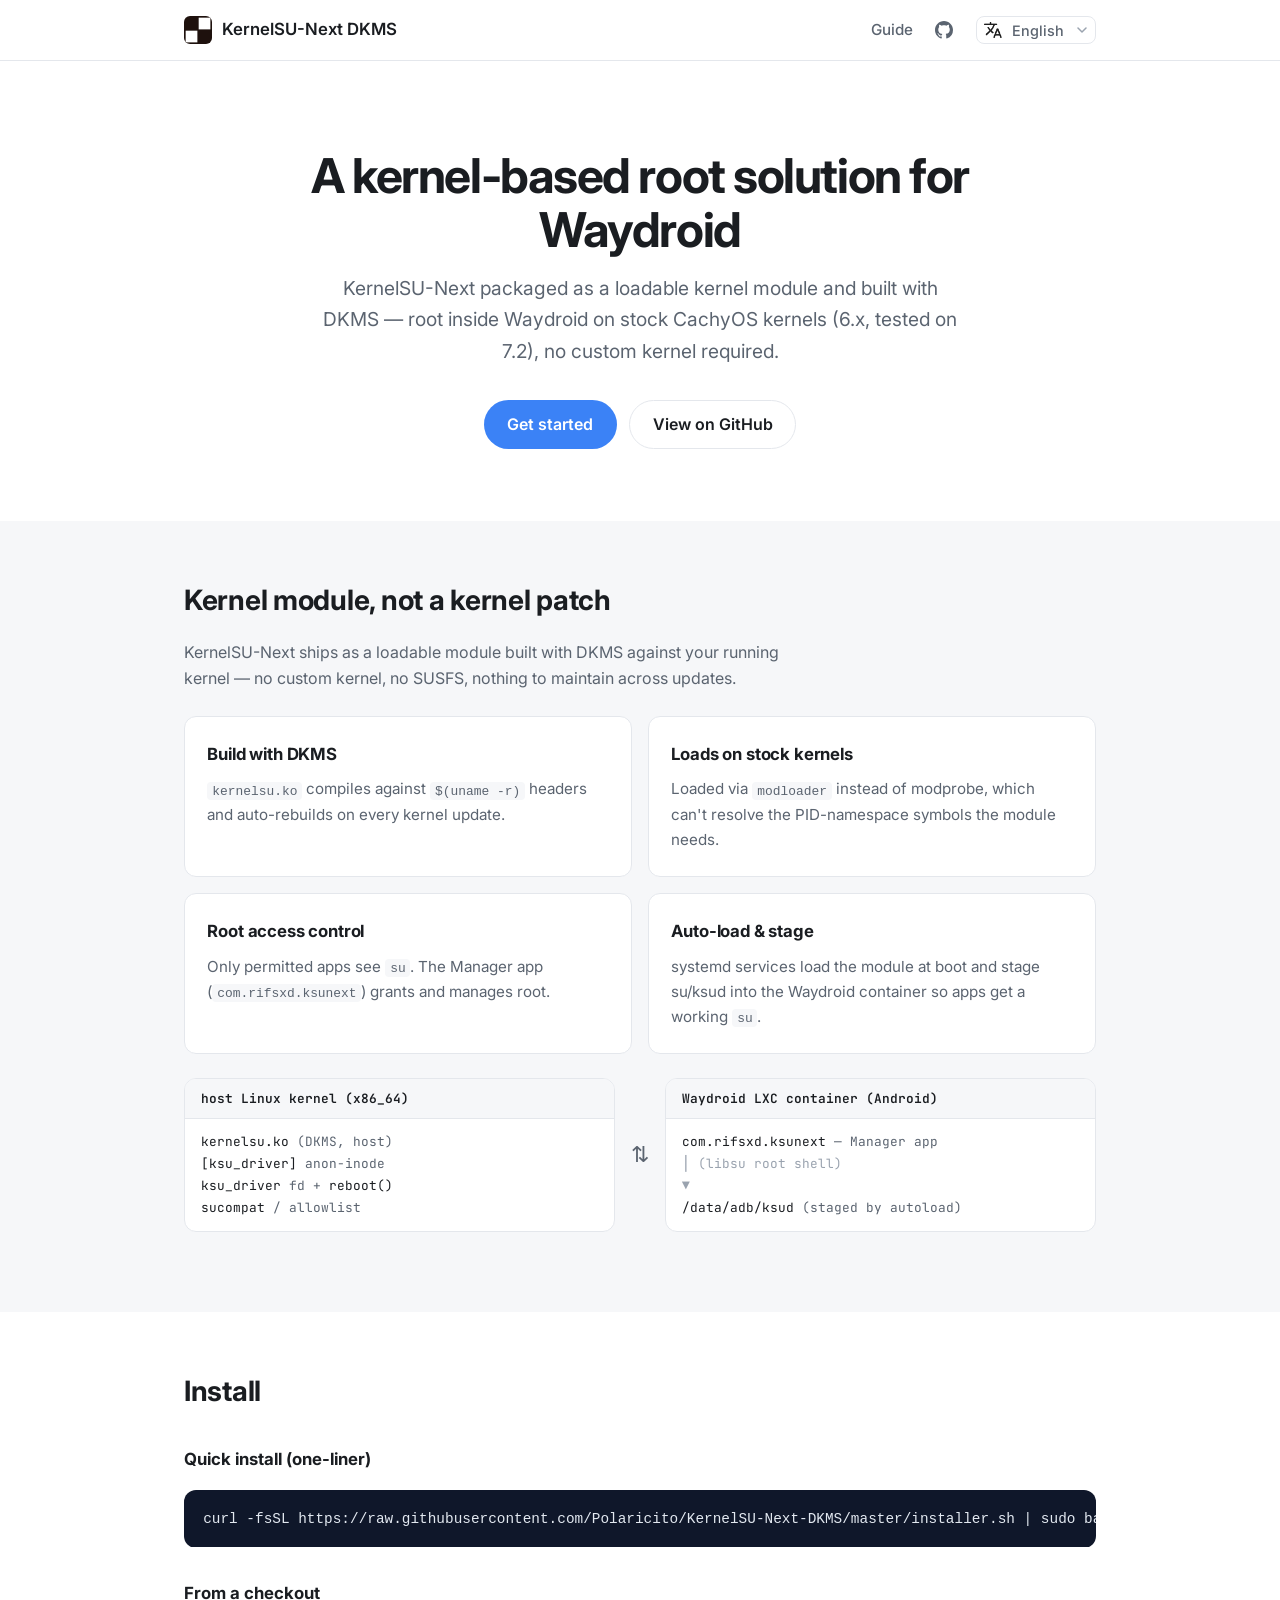
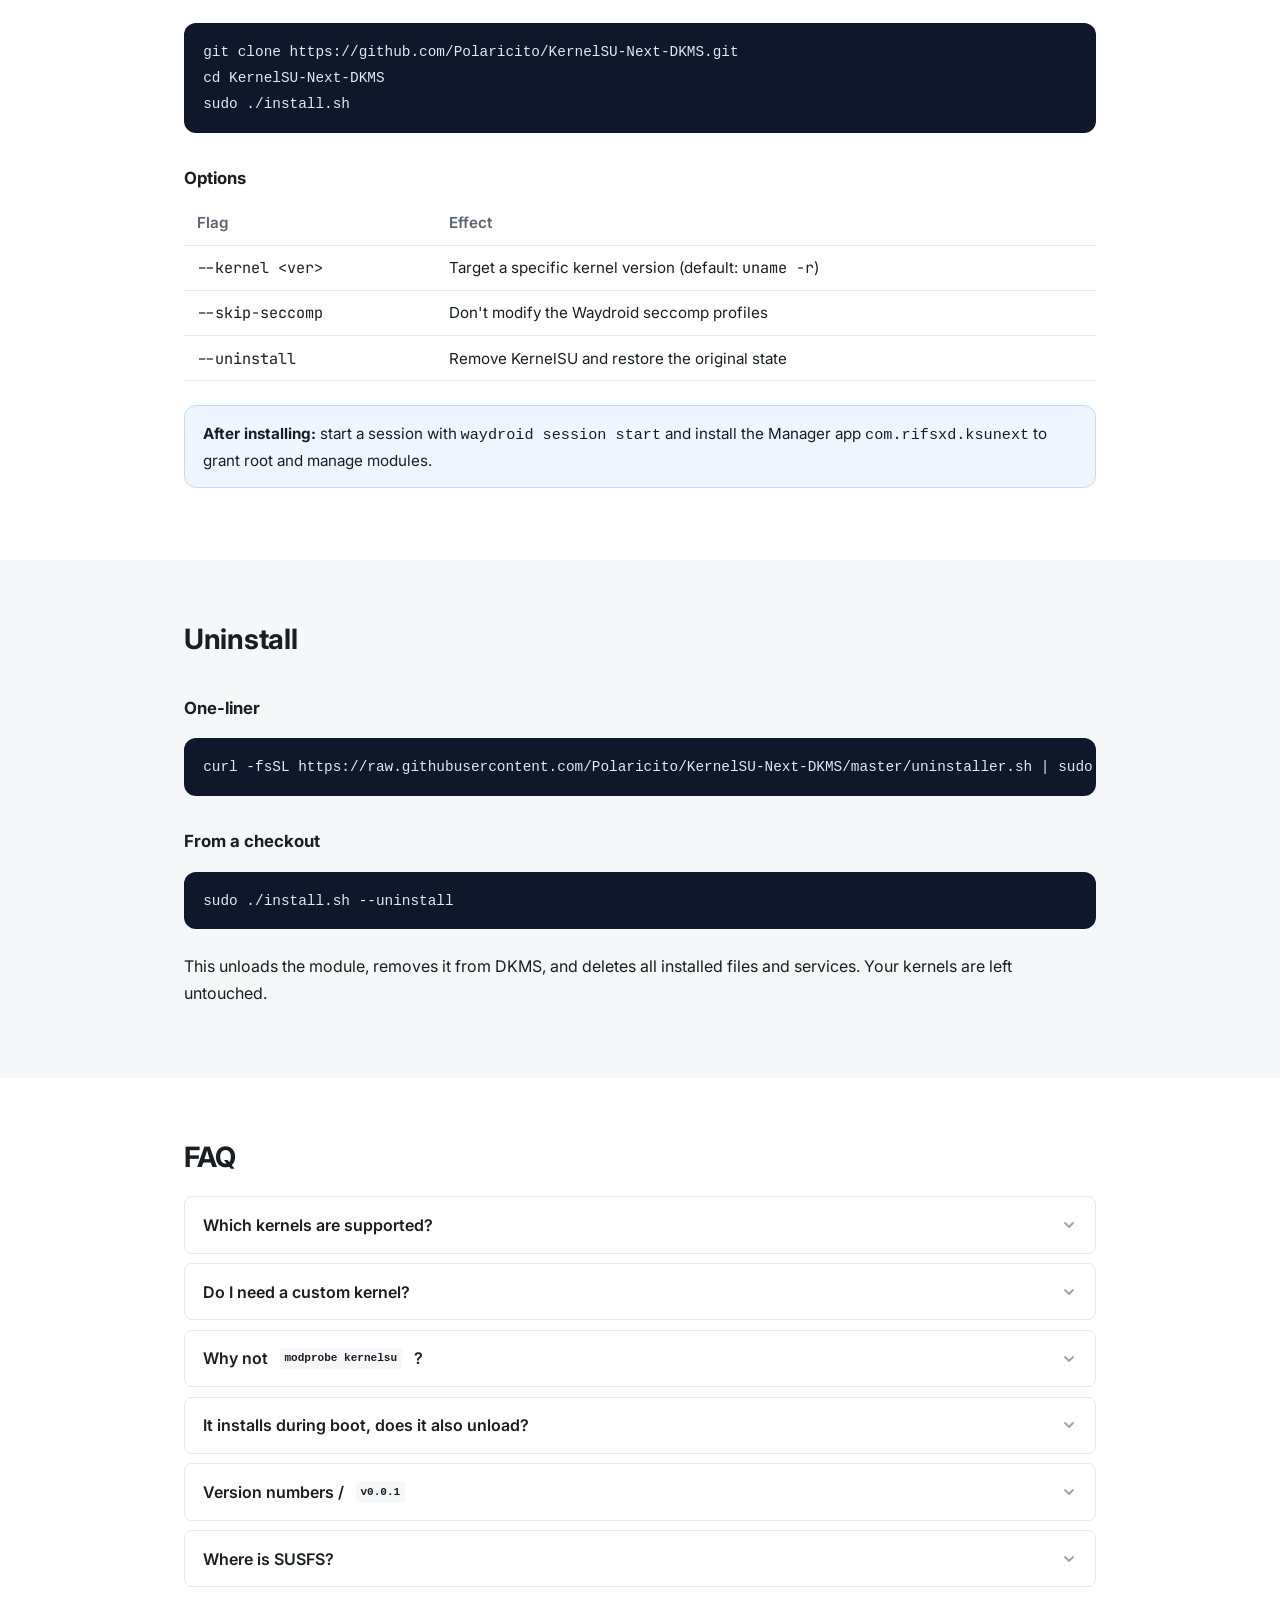
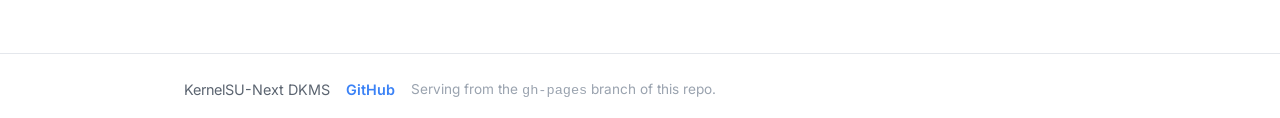
<file: index.html>
<!DOCTYPE html>
<html lang="en">
<head>
<meta charset="UTF-8">
<meta name="viewport" content="width=device-width, initial-scale=1.0">
<title>KernelSU-Next DKMS — A kernel-based root solution for Waydroid</title>
<meta name="description" content="KernelSU-Next as a loadable kernel module (DKMS) for running root inside Waydroid on CachyOS and other x86_64 Linux hosts.">
<link rel="icon" type="image/png" href="logo.png">
<link rel="apple-touch-icon" href="logo.png">
<link rel="stylesheet" href="style.css?v=11">
<link rel="preconnect" href="https://fonts.googleapis.com">
<link rel="preconnect" href="https://fonts.gstatic.com" crossorigin>
<link href="https://fonts.googleapis.com/css2?family=Inter:wght@400;500;600;700&family=JetBrains+Mono:wght@400;600&display=swap" rel="stylesheet">
</head>
<body>

<header>
  <div class="wrap header-inner">
    <a class="brand" href="#top">
      <img class="logo" src="logo.png" alt="KernelSU">
      <span class="brand-name">KernelSU-Next DKMS</span>
    </a>
    <nav>
      <a href="#install">Guide</a>
      <a href="https://github.com/Polaricito/KernelSU-Next-DKMS" aria-label="GitHub">
        <svg class="gh-icon" viewBox="0 0 16 16" width="18" height="18" fill="currentColor" aria-hidden="true">
          <path d="M8 0C3.58 0 0 3.58 0 8c0 3.54 2.29 6.53 5.47 7.59.4.07.55-.17.55-.38 0-.19-.01-.82-.01-1.49-2.01.37-2.53-.49-2.69-.94-.09-.23-.48-.94-.82-1.13-.28-.15-.68-.52-.01-.53.63-.01 1.08.58 1.23.82.72 1.21 1.87.87 2.33.66.07-.52.28-.87.51-1.07-1.78-.2-3.64-.89-3.64-3.95 0-.87.31-1.59.82-2.15-.08-.2-.36-1.02.08-2.12 0 0 .67-.21 2.2.82.64-.18 1.32-.27 2-.27s1.36.09 2 .27c1.53-1.04 2.2-.82 2.2-.82.44 1.1.16 1.92.08 2.12.51.56.82 1.27.82 2.15 0 3.07-1.87 3.75-3.65 3.95.29.25.54.73.54 1.48 0 1.07-.01 1.93-.01 2.2 0 .21.15.46.55.38A8.01 8.01 0 0 0 16 8c0-4.42-3.58-8-8-8Z"/>
        </svg>
      </a>
      <span class="lang-wrap">
        <img class="lang-icon" src="translate.png" alt="" width="18" height="16">
        <select class="lang" onchange="location.href = this.value" aria-label="Language">
          <option value="index.html" selected>English</option>
          <option value="index.es.html">Español</option>
        </select>
      </span>
    </nav>
  </div>
</header>

<section id="top" class="hero">
  <div class="wrap hero-inner">
    <h1>A kernel-based root solution for Waydroid</h1>
    <p class="lead">
      KernelSU-Next packaged as a loadable kernel module and built with DKMS —
      root inside Waydroid on stock CachyOS kernels (6.x, tested on 7.2), no custom kernel required.
    </p>
    <div class="cta">
      <a class="btn btn-primary" href="#install">Get started</a>
      <a class="btn btn-secondary" href="https://github.com/Polaricito/KernelSU-Next-DKMS">View on GitHub</a>
    </div>
  </div>
</section>

<section id="how" class="section alt">
  <div class="wrap">
    <h2>Kernel module, not a kernel patch</h2>
    <p class="section-intro">
      KernelSU-Next ships as a loadable module built with DKMS against your running
      kernel — no custom kernel, no SUSFS, nothing to maintain across updates.
    </p>
    <div class="grid">
      <div class="card reveal">
        <h3>Build with DKMS</h3>
        <p><code>kernelsu.ko</code> compiles against <code>$(uname -r)</code> headers and auto-rebuilds on every kernel update.</p>
      </div>
      <div class="card reveal">
        <h3>Loads on stock kernels</h3>
        <p>Loaded via <code>modloader</code> instead of modprobe, which can't resolve the PID-namespace symbols the module needs.</p>
      </div>
      <div class="card reveal">
        <h3>Root access control</h3>
        <p>Only permitted apps see <code>su</code>. The Manager app (<code>com.rifsxd.ksunext</code>) grants and manages root.</p>
      </div>
      <div class="card reveal">
        <h3>Auto-load &amp; stage</h3>
        <p>systemd services load the module at boot and stage su/ksud into the Waydroid container so apps get a working <code>su</code>.</p>
      </div>
    </div>

    <div class="diagram">
      <div class="dbox">
        <div class="dbox-title">host Linux kernel (x86_64)</div>
        <ul class="dbox-list">
          <li><code>kernelsu.ko</code> (DKMS, host)</li>
          <li><code>[ksu_driver]</code> anon-inode</li>
          <li><code>ksu_driver</code> fd + <code>reboot()</code></li>
          <li><code>sucompat</code> / allowlist</li>
        </ul>
      </div>
      <div class="diagram-arrow">⇅</div>
      <div class="dbox">
        <div class="dbox-title">Waydroid LXC container (Android)</div>
        <ul class="dbox-list">
          <li><code>com.rifsxd.ksunext</code> &mdash; Manager app</li>
          <li><span class="tree">&#9474; (libsu root shell)</span></li>
          <li><span class="tree">&#9660;</span></li>
          <li><code>/data/adb/ksud</code> (staged by autoload)</li>
        </ul>
      </div>
    </div>
  </div>
</section>

<section id="install" class="section">
  <div class="wrap">
    <h2>Install</h2>

    <h3 class="sub">Quick install (one-liner)</h3>
    <pre class="code"><code>curl -fsSL https://raw.githubusercontent.com/Polaricito/KernelSU-Next-DKMS/master/installer.sh | sudo bash</code></pre>

    <h3 class="sub">From a checkout</h3>
    <pre class="code"><code>git clone https://github.com/Polaricito/KernelSU-Next-DKMS.git
cd KernelSU-Next-DKMS
sudo ./install.sh</code></pre>

    <h3 class="sub">Options</h3>
    <table>
      <tr><th>Flag</th><th>Effect</th></tr>
      <tr><td><code>--kernel &lt;ver&gt;</code></td><td>Target a specific kernel version (default: <code>uname -r</code>)</td></tr>
      <tr><td><code>--skip-seccomp</code></td><td>Don't modify the Waydroid seccomp profiles</td></tr>
      <tr><td><code>--uninstall</code></td><td>Remove KernelSU and restore the original state</td></tr>
    </table>

    <div class="note">
      <strong>After installing:</strong> start a session with <code>waydroid session start</code> and install the
      Manager app <code>com.rifsxd.ksunext</code> to grant root and manage modules.
    </div>
  </div>
</section>

<section id="uninstall" class="section alt">
  <div class="wrap">
    <h2>Uninstall</h2>

    <h3 class="sub">One-liner</h3>
    <pre class="code"><code>curl -fsSL https://raw.githubusercontent.com/Polaricito/KernelSU-Next-DKMS/master/uninstaller.sh | sudo bash</code></pre>

    <h3 class="sub">From a checkout</h3>
    <pre class="code"><code>sudo ./install.sh --uninstall</code></pre>

    <p>This unloads the module, removes it from DKMS, and deletes all installed files and services. Your kernels are left untouched.</p>
  </div>
</section>

<section id="faq" class="section">
  <div class="wrap">
    <h2>FAQ</h2>

    <details class="reveal">
      <summary>Which kernels are supported?</summary>
      <p>6.x and 7.x. Upstream KernelSU-Next lists 6.6 as the highest officially supported kernel, but this DKMS build is tested on newer 6.x and 7.x releases (currently running on 7.2), so the limit isn't enforced here.</p>
    </details>

    <details class="reveal">
      <summary>Do I need a custom kernel?</summary>
      <p>No. It builds as a module against your stock kernel (CachyOS stable or LTS work fine).</p>
    </details>

    <details class="reveal">
      <summary>Why not <code>modprobe kernelsu</code>?</summary>
      <p>Plain modprobe fails with <code>Unknown symbol change_pid</code>, because the module needs PID-namespace symbols that modprobe can't resolve outside Android. <code>load-kernelsu</code> uses <code>modloader</code> and handles that.</p>
    </details>

    <details class="reveal">
      <summary>It installs during boot, does it also unload?</summary>
      <p><code>kernelsu-autload.service</code> loads the module at boot. Uninstalling removes the service so it stops auto-loading.</p>
    </details>

    <details class="reveal">
      <summary>Version numbers / <code>v0.0.1</code></summary>
      <p>The module reports <code>KSU_VERSION = 30000 + commits</code>. If the Manager shows a too-low version, ensure DKMS received <code>KSU_GIT_VERSION</code> and <code>KSU_GIT_TAG</code> (the installer does this automatically).</p>
    </details>

    <details class="reveal">
      <summary>Where is SUSFS?</summary>
      <p>Removed. This is deliberately vanilla KernelSU-Next for stable, plain root on unpatched kernels.</p>
    </details>
  </div>
</section>

<footer>
  <div class="wrap">
    <span>KernelSU-Next DKMS</span>
    <a href="https://github.com/Polaricito/KernelSU-Next-DKMS">GitHub</a>
    <span class="dim">Serving from the <code>gh-pages</code> branch of this repo.</span>
  </div>
</footer>

<script>
(function () {
  document.documentElement.classList.add('js');
  var els = document.querySelectorAll('.reveal, .dbox-list li');
  if (!('IntersectionObserver' in window)) {
    Array.prototype.forEach.call(els, function (el) { el.classList.add('show'); });
  } else {
    var io = new IntersectionObserver(function (entries) {
      entries.forEach(function (entry) {
        if (entry.isIntersecting) {
          entry.target.classList.add('show');
          io.unobserve(entry.target);
        }
      });
    }, { threshold: 0.15 });
    Array.prototype.forEach.call(els, function (el) { io.observe(el); });
  }

  var all = Array.prototype.slice.call(document.querySelectorAll('details'));

  function animOpen(d) {
    var p = d.querySelector(':scope > p');
    if (!p) return;
    p.style.maxHeight = '0px';
    void p.offsetHeight;
    p.style.maxHeight = p.scrollHeight + 'px';
    p.addEventListener('transitionend', function onEnd() {
      p.style.maxHeight = '';
      p.removeEventListener('transitionend', onEnd);
    });
  }

  function animClose(d, done) {
    var p = d.querySelector(':scope > p');
    p.style.maxHeight = p.scrollHeight + 'px';
    void p.offsetHeight;
    p.style.maxHeight = '0px';
    p.addEventListener('transitionend', function onEnd() {
      p.style.maxHeight = '';
      if (done) done();
      p.removeEventListener('transitionend', onEnd);
    });
  }

  all.forEach(function (d) {
    d.querySelector('summary').addEventListener('click', function (e) {
      e.preventDefault();
      if (d.open) {
        d.classList.remove('js-open');
        animClose(d, function () { d.removeAttribute('open'); });
      } else {
        all.forEach(function (o) {
          if (o !== d && o.open) {
            o.classList.remove('js-open');
            animClose(o, function () { o.removeAttribute('open'); });
          }
        });
        d.setAttribute('open', '');
        d.classList.add('js-open');
        animOpen(d);
      }
    });
  });
})();
</script>

</body>
</html>
</file>
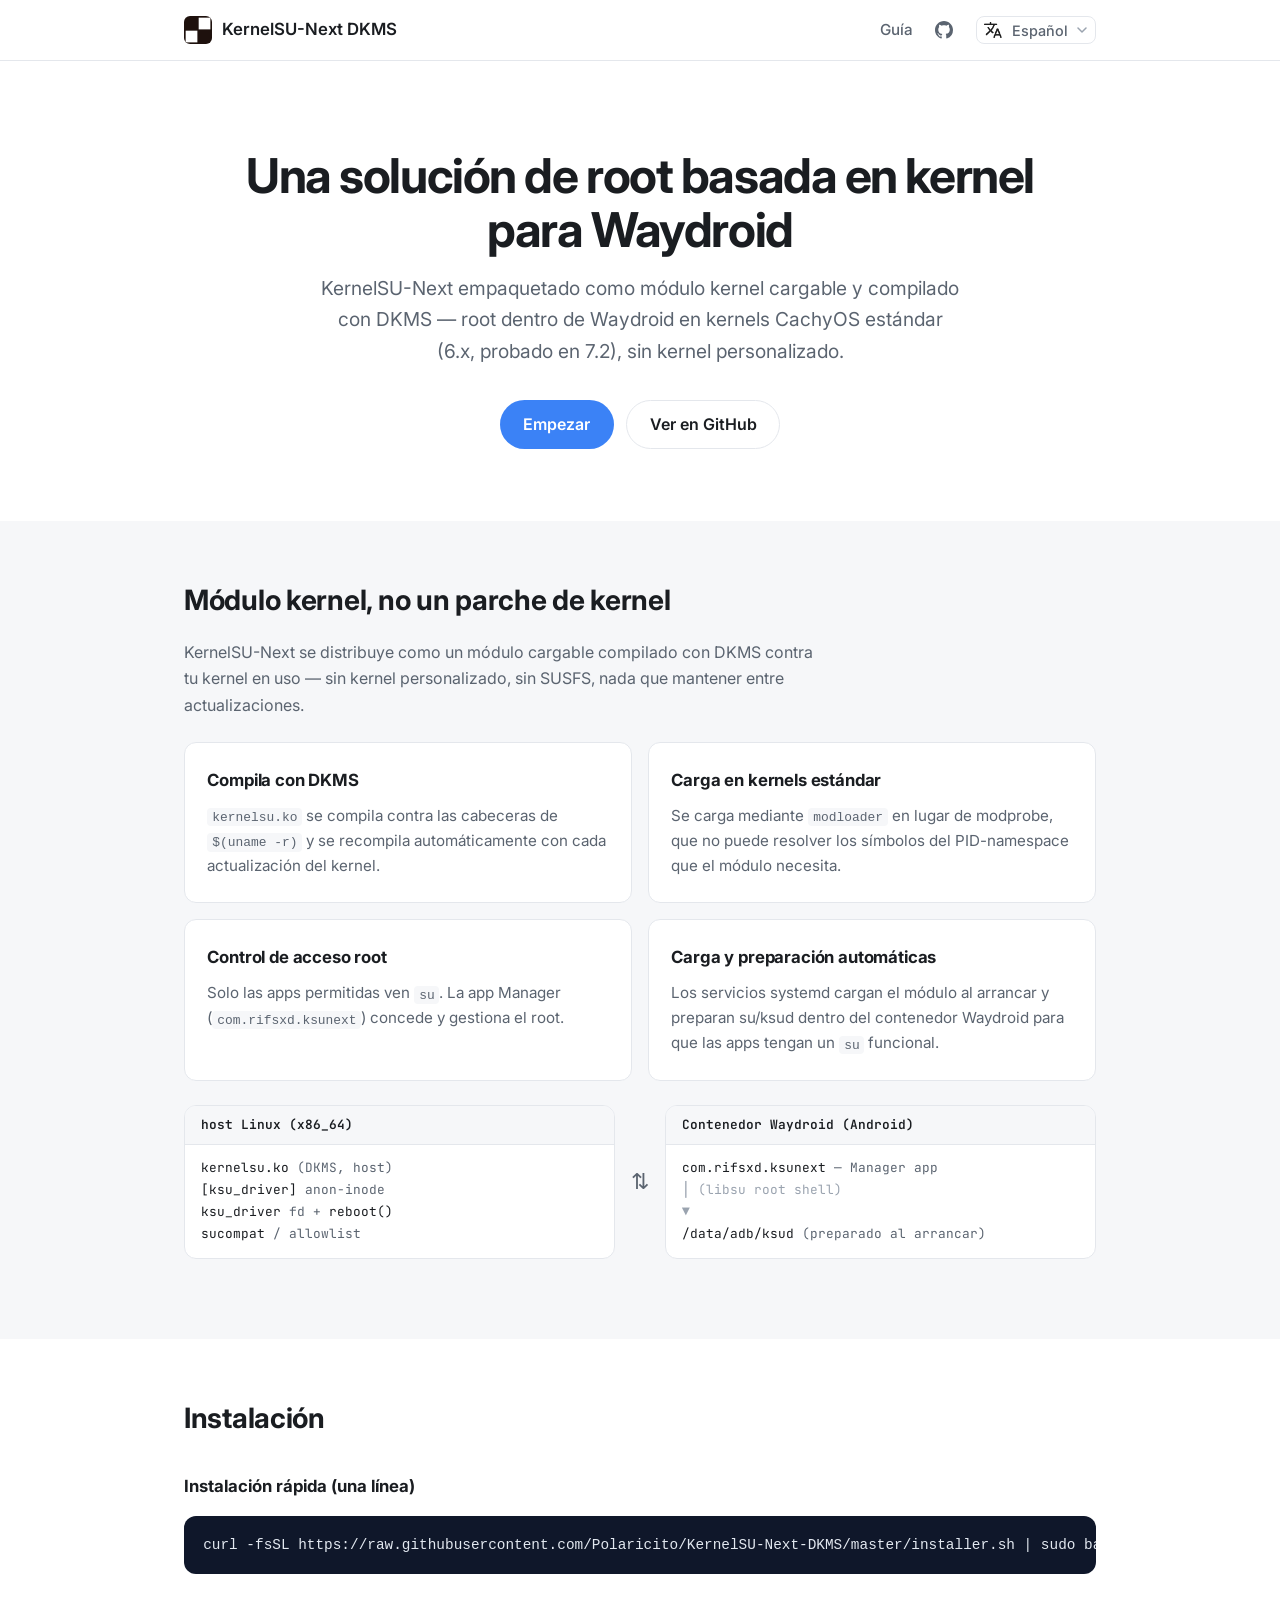
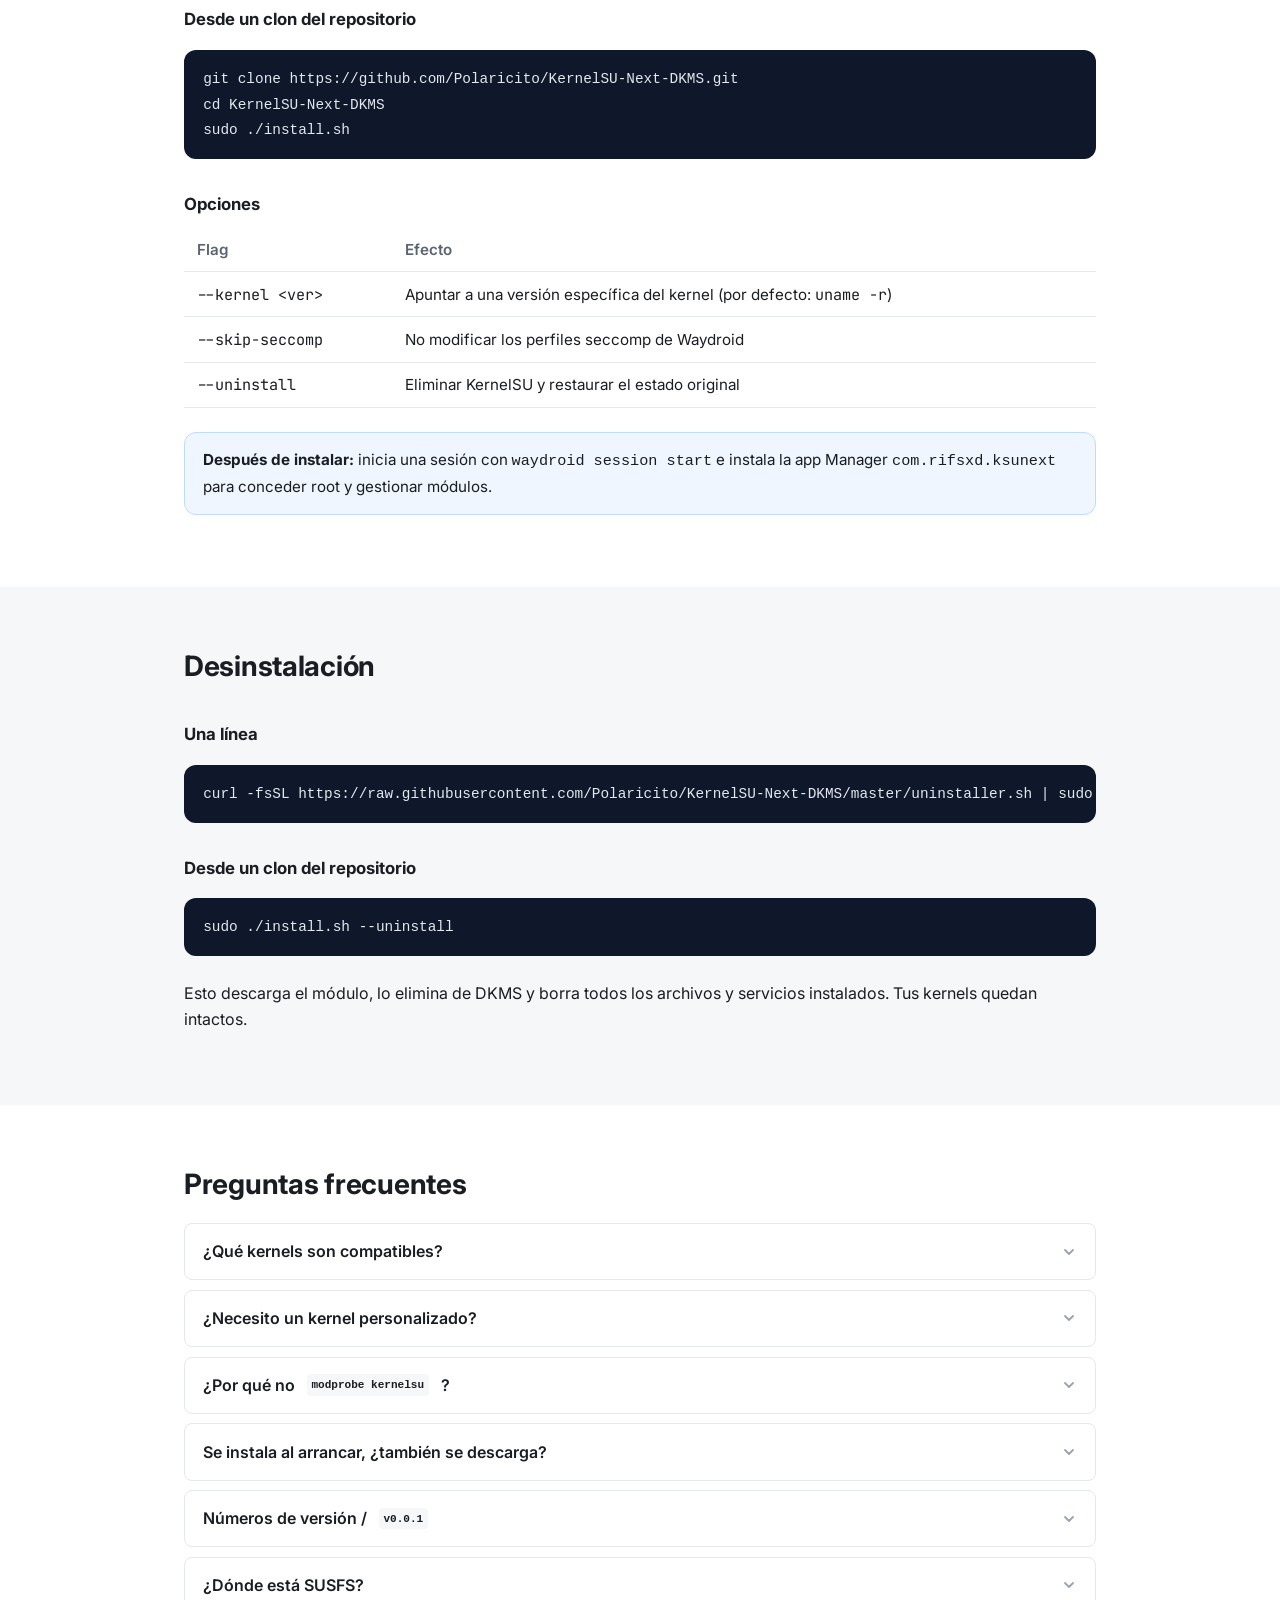
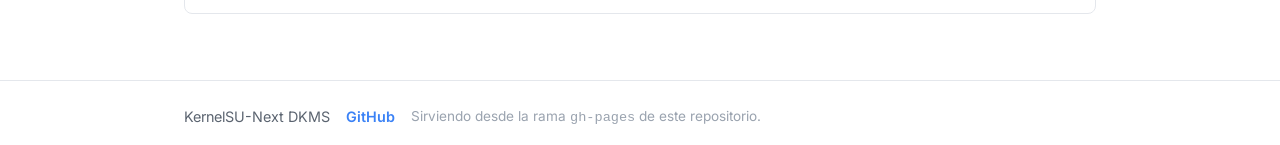
<file: index.es.html>
<!DOCTYPE html>
<html lang="es">
<head>
<meta charset="UTF-8">
<meta name="viewport" content="width=device-width, initial-scale=1.0">
<title>KernelSU-Next DKMS — Una solución de root basada en kernel para Waydroid</title>
<meta name="description" content="KernelSU-Next como módulo kernel cargable (DKMS) para ejecutar root dentro de Waydroid en CachyOS y otros hosts Linux x86_64.">
<link rel="icon" type="image/png" href="logo.png">
<link rel="apple-touch-icon" href="logo.png">
<link rel="stylesheet" href="style.css?v=11">
<link rel="preconnect" href="https://fonts.googleapis.com">
<link rel="preconnect" href="https://fonts.gstatic.com" crossorigin>
<link href="https://fonts.googleapis.com/css2?family=Inter:wght@400;500;600;700&family=JetBrains+Mono:wght@400;600&display=swap" rel="stylesheet">
</head>
<body>

<header>
  <div class="wrap header-inner">
    <a class="brand" href="#top">
      <img class="logo" src="logo.png" alt="KernelSU">
      <span class="brand-name">KernelSU-Next DKMS</span>
    </a>
    <nav>
      <a href="#install">Guía</a>
      <a href="https://github.com/Polaricito/KernelSU-Next-DKMS" aria-label="GitHub">
        <svg class="gh-icon" viewBox="0 0 16 16" width="18" height="18" fill="currentColor" aria-hidden="true">
          <path d="M8 0C3.58 0 0 3.58 0 8c0 3.54 2.29 6.53 5.47 7.59.4.07.55-.17.55-.38 0-.19-.01-.82-.01-1.49-2.01.37-2.53-.49-2.69-.94-.09-.23-.48-.94-.82-1.13-.28-.15-.68-.52-.01-.53.63-.01 1.08.58 1.23.82.72 1.21 1.87.87 2.33.66.07-.52.28-.87.51-1.07-1.78-.2-3.64-.89-3.64-3.95 0-.87.31-1.59.82-2.15-.08-.2-.36-1.02.08-2.12 0 0 .67-.21 2.2.82.64-.18 1.32-.27 2-.27s1.36.09 2 .27c1.53-1.04 2.2-.82 2.2-.82.44 1.1.16 1.92.08 2.12.51.56.82 1.27.82 2.15 0 3.07-1.87 3.75-3.65 3.95.29.25.54.73.54 1.48 0 1.07-.01 1.93-.01 2.2 0 .21.15.46.55.38A8.01 8.01 0 0 0 16 8c0-4.42-3.58-8-8-8Z"/>
        </svg>
      </a>
      <span class="lang-wrap">
        <img class="lang-icon" src="translate.png" alt="" width="18" height="16">
        <select class="lang" onchange="location.href = this.value" aria-label="Idioma">
          <option value="index.html">English</option>
          <option value="index.es.html" selected>Español</option>
        </select>
      </span>
    </nav>
  </div>
</header>

<section id="top" class="hero">
  <div class="wrap hero-inner">
    <h1>Una solución de root basada en kernel para Waydroid</h1>
    <p class="lead">
      KernelSU-Next empaquetado como módulo kernel cargable y compilado con DKMS —
      root dentro de Waydroid en kernels CachyOS estándar (6.x, probado en 7.2), sin kernel personalizado.
    </p>
    <div class="cta">
      <a class="btn btn-primary" href="#install">Empezar</a>
      <a class="btn btn-secondary" href="https://github.com/Polaricito/KernelSU-Next-DKMS">Ver en GitHub</a>
    </div>
  </div>
</section>

<section id="how" class="section alt">
  <div class="wrap">
    <h2>Módulo kernel, no un parche de kernel</h2>
    <p class="section-intro">
      KernelSU-Next se distribuye como un módulo cargable compilado con DKMS contra tu
      kernel en uso — sin kernel personalizado, sin SUSFS, nada que mantener entre actualizaciones.
    </p>
    <div class="grid">
      <div class="card reveal">
        <h3>Compila con DKMS</h3>
        <p><code>kernelsu.ko</code> se compila contra las cabeceras de <code>$(uname -r)</code> y se recompila automáticamente con cada actualización del kernel.</p>
      </div>
      <div class="card reveal">
        <h3>Carga en kernels estándar</h3>
        <p>Se carga mediante <code>modloader</code> en lugar de modprobe, que no puede resolver los símbolos del PID-namespace que el módulo necesita.</p>
      </div>
      <div class="card reveal">
        <h3>Control de acceso root</h3>
        <p>Solo las apps permitidas ven <code>su</code>. La app Manager (<code>com.rifsxd.ksunext</code>) concede y gestiona el root.</p>
      </div>
      <div class="card reveal">
        <h3>Carga y preparación automáticas</h3>
        <p>Los servicios systemd cargan el módulo al arrancar y preparan su/ksud dentro del contenedor Waydroid para que las apps tengan un <code>su</code> funcional.</p>
      </div>
    </div>

    <div class="diagram">
      <div class="dbox">
        <div class="dbox-title">host Linux (x86_64)</div>
        <ul class="dbox-list">
          <li><code>kernelsu.ko</code> (DKMS, host)</li>
          <li><code>[ksu_driver]</code> anon-inode</li>
          <li><code>ksu_driver</code> fd + <code>reboot()</code></li>
          <li><code>sucompat</code> / allowlist</li>
        </ul>
      </div>
      <div class="diagram-arrow">⇅</div>
      <div class="dbox">
        <div class="dbox-title">Contenedor Waydroid (Android)</div>
        <ul class="dbox-list">
          <li><code>com.rifsxd.ksunext</code> &mdash; Manager app</li>
          <li><span class="tree">&#9474; (libsu root shell)</span></li>
          <li><span class="tree">&#9660;</span></li>
          <li><code>/data/adb/ksud</code> (preparado al arrancar)</li>
        </ul>
      </div>
    </div>
  </div>
</section>

<section id="install" class="section">
  <div class="wrap">
    <h2>Instalación</h2>

    <h3 class="sub">Instalación rápida (una línea)</h3>
    <pre class="code"><code>curl -fsSL https://raw.githubusercontent.com/Polaricito/KernelSU-Next-DKMS/master/installer.sh | sudo bash</code></pre>

    <h3 class="sub">Desde un clon del repositorio</h3>
    <pre class="code"><code>git clone https://github.com/Polaricito/KernelSU-Next-DKMS.git
cd KernelSU-Next-DKMS
sudo ./install.sh</code></pre>

    <h3 class="sub">Opciones</h3>
    <table>
      <tr><th>Flag</th><th>Efecto</th></tr>
      <tr><td><code>--kernel &lt;ver&gt;</code></td><td>Apuntar a una versión específica del kernel (por defecto: <code>uname -r</code>)</td></tr>
      <tr><td><code>--skip-seccomp</code></td><td>No modificar los perfiles seccomp de Waydroid</td></tr>
      <tr><td><code>--uninstall</code></td><td>Eliminar KernelSU y restaurar el estado original</td></tr>
    </table>

    <div class="note">
      <strong>Después de instalar:</strong> inicia una sesión con <code>waydroid session start</code> e instala la
      app Manager <code>com.rifsxd.ksunext</code> para conceder root y gestionar módulos.
    </div>
  </div>
</section>

<section id="uninstall" class="section alt">
  <div class="wrap">
    <h2>Desinstalación</h2>

    <h3 class="sub">Una línea</h3>
    <pre class="code"><code>curl -fsSL https://raw.githubusercontent.com/Polaricito/KernelSU-Next-DKMS/master/uninstaller.sh | sudo bash</code></pre>

    <h3 class="sub">Desde un clon del repositorio</h3>
    <pre class="code"><code>sudo ./install.sh --uninstall</code></pre>

    <p>Esto descarga el módulo, lo elimina de DKMS y borra todos los archivos y servicios instalados. Tus kernels quedan intactos.</p>
  </div>
</section>

<section id="faq" class="section">
  <div class="wrap">
    <h2>Preguntas frecuentes</h2>

    <details class="reveal">
      <summary>¿Qué kernels son compatibles?</summary>
      <p>6.x y 7.x. KernelSU-Next upstream lista 6.6 como el kernel máximo soportado oficialmente, pero esta compilación DKMS está probada en versiones 6.x y 7.x más nuevas (actualmente funcionando en 7.2), así que el límite no se aplica aquí.</p>
    </details>

    <details class="reveal">
      <summary>¿Necesito un kernel personalizado?</summary>
      <p>No. Se compila como módulo contra tu kernel estándar (CachyOS stable o LTS funcionan bien).</p>
    </details>

    <details class="reveal">
      <summary>¿Por qué no <code>modprobe kernelsu</code>?</summary>
      <p>modprobe falla con <code>Unknown symbol change_pid</code>, porque el módulo necesita símbolos de espacios de nombres PID que modprobe no puede resolver fuera de Android. <code>load-kernelsu</code> usa <code>modloader</code> y lo resuelve.</p>
    </details>

    <details class="reveal">
      <summary>Se instala al arrancar, ¿también se descarga?</summary>
      <p><code>kernelsu-autload.service</code> carga el módulo al arrancar. Desinstalar elimina el servicio para que deje de cargarse automáticamente.</p>
    </details>

    <details class="reveal">
      <summary>Números de versión / <code>v0.0.1</code></summary>
      <p>El módulo informa <code>KSU_VERSION = 30000 + commits</code>. Si el Manager muestra una versión muy baja, asegúrate de que DKMS recibió <code>KSU_GIT_VERSION</code> y <code>KSU_GIT_TAG</code> (el instalador lo hace automáticamente).</p>
    </details>

    <details class="reveal">
      <summary>¿Dónde está SUSFS?</summary>
      <p>Eliminado. Esto es KernelSU-Next deliberadamente vanilla para un root estable y simple en kernels sin parchear.</p>
    </details>
  </div>
</section>

<footer>
  <div class="wrap">
    <span>KernelSU-Next DKMS</span>
    <a href="https://github.com/Polaricito/KernelSU-Next-DKMS">GitHub</a>
    <span class="dim">Sirviendo desde la rama <code>gh-pages</code> de este repositorio.</span>
  </div>
</footer>

<script>
(function () {
  document.documentElement.classList.add('js');
  var els = document.querySelectorAll('.reveal, .dbox-list li');
  if (!('IntersectionObserver' in window)) {
    Array.prototype.forEach.call(els, function (el) { el.classList.add('show'); });
  } else {
    var io = new IntersectionObserver(function (entries) {
      entries.forEach(function (entry) {
        if (entry.isIntersecting) {
          entry.target.classList.add('show');
          io.unobserve(entry.target);
        }
      });
    }, { threshold: 0.15 });
    Array.prototype.forEach.call(els, function (el) { io.observe(el); });
  }

  var all = Array.prototype.slice.call(document.querySelectorAll('details'));

  function animOpen(d) {
    var p = d.querySelector(':scope > p');
    if (!p) return;
    p.style.maxHeight = '0px';
    void p.offsetHeight;
    p.style.maxHeight = p.scrollHeight + 'px';
    p.addEventListener('transitionend', function onEnd() {
      p.style.maxHeight = '';
      p.removeEventListener('transitionend', onEnd);
    });
  }

  function animClose(d, done) {
    var p = d.querySelector(':scope > p');
    p.style.maxHeight = p.scrollHeight + 'px';
    void p.offsetHeight;
    p.style.maxHeight = '0px';
    p.addEventListener('transitionend', function onEnd() {
      p.style.maxHeight = '';
      if (done) done();
      p.removeEventListener('transitionend', onEnd);
    });
  }

  all.forEach(function (d) {
    d.querySelector('summary').addEventListener('click', function (e) {
      e.preventDefault();
      if (d.open) {
        d.classList.remove('js-open');
        animClose(d, function () { d.removeAttribute('open'); });
      } else {
        all.forEach(function (o) {
          if (o !== d && o.open) {
            o.classList.remove('js-open');
            animClose(o, function () { o.removeAttribute('open'); });
          }
        });
        d.setAttribute('open', '');
        d.classList.add('js-open');
        animOpen(d);
      }
    });
  });
})();
</script>

</body>
</html>
</file>
<file: style.css>
:root {
  --bg: #ffffff;
  --bg-alt: #f6f7f9;
  --text: #1a1d21;
  --muted: #5b6470;
  --accent: #3b82f6;
  --accent-dark: #2563eb;
  --accent-soft: #eff6ff;
  --accent-border: #bfdbfe;
  --code-bg: #0f172a;
  --code-fg: #e2e8f0;
  --border: #e4e7ec;
  --dim: #9aa3af;
  --header-bg: rgba(255, 255, 255, 0.85);
  --radius: 12px;
  --mono: "JetBrains Mono", ui-monospace, SFMono-Regular, Menlo, monospace;
  --sans: "Inter", -apple-system, BlinkMacSystemFont, "Segoe UI", Roboto, sans-serif;
}

@media (prefers-color-scheme: dark) {
  :root {
    --bg: #0d1117;
    --bg-alt: #161b22;
    --text: #e6edf3;
    --muted: #9aa3af;
    --accent: #58a6ff;
    --accent-dark: #388bfd;
    --accent-soft: #11273f;
    --accent-border: #1f4d78;
    --code-bg: #010409;
    --code-fg: #c9d1d9;
    --border: #30363d;
    --dim: #6e7681;
    --header-bg: rgba(13, 17, 23, 0.85);
  }
}

* { box-sizing: border-box; }

html { scroll-behavior: smooth; }

body {
  margin: 0;
  font-family: var(--sans);
  color: var(--text);
  line-height: 1.65;
  background: var(--bg);
}

.wrap { max-width: 960px; margin: 0 auto; padding: 0 1.5rem; }

/* Header */
header {
  position: sticky;
  top: 0;
  z-index: 10;
  background: var(--header-bg);
  backdrop-filter: saturate(180%) blur(10px);
  border-bottom: 1px solid var(--border);
}
.header-inner {
  display: flex;
  align-items: center;
  justify-content: space-between;
  height: 60px;
}
.brand {
  display: flex;
  align-items: center;
  gap: 0.6rem;
  text-decoration: none;
  color: var(--text);
  font-weight: 600;
  font-size: 1.05rem;
}
.logo {
  width: 28px;
  height: 28px;
  border-radius: 6px;
  display: block;
}
nav { display: flex; align-items: center; gap: 1.4rem; }
nav a {
  text-decoration: none;
  color: var(--muted);
  font-size: 0.95rem;
  font-weight: 500;
  display: inline-flex;
  align-items: center;
}
nav a:hover { color: var(--accent); }
.gh-icon { display: block; }
.lang {
  appearance: none;
  -webkit-appearance: none;
  font-family: var(--sans);
  font-size: 0.9rem;
  font-weight: 500;
  color: var(--muted);
  background: var(--bg);
  border: 1px solid var(--border);
  border-radius: 8px;
  padding: 0.3rem 1.7rem 0.3rem 2.2rem;
  cursor: pointer;
  background-image: url("data:image/svg+xml,%3Csvg xmlns='http://www.w3.org/2000/svg' width='10' height='6' viewBox='0 0 10 6'%3E%3Cpath d='M1 1l4 4 4-4' stroke='%239aa3af' stroke-width='1.5' fill='none' stroke-linecap='round' stroke-linejoin='round'/%3E%3C/svg%3E");
  background-repeat: no-repeat;
  background-position: right 0.5rem center;
}
.lang:hover { border-color: var(--accent); color: var(--accent); }
.lang-wrap { position: relative; display: inline-block; }
.lang-icon {
  position: absolute;
  left: 0.55rem;
  top: 50%;
  transform: translateY(-50%);
  width: 18px;
  height: 16px;
  pointer-events: none;
}
@media (prefers-color-scheme: dark) {
  .lang-icon { filter: invert(1); }
}

/* Sections */
section { padding: 3.5rem 0; }
section.alt { background: var(--bg-alt); }

h1 {
  font-size: 2.5rem;
  line-height: 1.15;
  margin: 0 0 1rem;
  letter-spacing: -0.02em;
}
h2 {
  font-size: 1.75rem;
  margin: 0 0 1rem;
  letter-spacing: -0.01em;
}
h3.sub { margin: 2rem 0 0.5rem; font-size: 1.05rem; }

.lead { font-size: 1.2rem; color: var(--muted); max-width: 640px; }

.hero { padding: 5.5rem 0 4.5rem; }
.hero-inner { text-align: center; }
.hero h1 {
  max-width: 820px;
  margin: 0 auto 1rem;
  font-size: 3rem;
  line-height: 1.12;
  letter-spacing: -0.03em;
}
.lead {
  font-size: 1.2rem;
  color: var(--muted);
  max-width: 640px;
  margin: 0 auto;
}
.cta {
  display: flex;
  gap: 0.8rem;
  justify-content: center;
  margin: 2rem auto 0;
  flex-wrap: wrap;
}
.btn {
  display: inline-flex;
  align-items: center;
  justify-content: center;
  text-decoration: none;
  font-weight: 600;
  font-size: 1rem;
  padding: 0.65rem 1.4rem;
  border: 1px solid transparent;
  border-radius: 999px;
  transition: background 0.15s ease, color 0.15s ease, border-color 0.15s ease;
}
.btn-primary {
  background: var(--accent);
  color: #fff;
}
.btn-primary:hover { background: var(--accent-dark); }
.btn-secondary {
  background: var(--bg);
  color: var(--text);
  border-color: var(--border);
}
.btn-secondary:hover { border-color: var(--accent); color: var(--accent); }

.section-intro {
  color: var(--muted);
  max-width: 640px;
  margin: 0 0 1.5rem;
}

/* Code blocks */
.code {
  background: var(--code-bg);
  color: var(--code-fg);
  font-family: var(--mono);
  font-size: 0.9rem;
  padding: 1rem 1.2rem;
  border-radius: var(--radius);
  overflow-x: auto;
  margin: 1rem 0 1.5rem;
}
.code code { white-space: pre; }

/* Diagram (host box + container box) */
.diagram {
  display: flex;
  align-items: center;
  gap: 1rem;
  margin: 1.5rem 0;
}
.dbox {
  flex: 1 1 0;
  min-width: 0;
  background: var(--bg);
  border: 1px solid var(--border);
  border-radius: var(--radius);
  overflow: hidden;
  color: var(--text);
}
.dbox-title {
  margin: 0;
  padding: 0.55rem 1rem;
  background: var(--bg-alt);
  border-bottom: 1px solid var(--border);
  font-family: var(--mono);
  font-size: 0.8rem;
  font-weight: 600;
}
.dbox-list {
  margin: 0;
  padding: 0.75rem 1rem;
  list-style: none;
  font-family: var(--mono);
  font-size: 0.8rem;
  line-height: 1.6;
}
.dbox-list li { padding: 0.05rem 0; color: var(--muted); }
.dbox-list li code { font-family: var(--mono); color: var(--text); }
.tree { color: var(--dim); }
.diagram-arrow {
  flex: 0 0 auto;
  font-size: 1.4rem;
  color: var(--muted);
  text-align: center;
}

/* Grid / cards */
.grid {
  display: grid;
  grid-template-columns: repeat(2, 1fr);
  gap: 1rem;
  margin: 1.5rem 0;
}
.card {
  background: var(--bg);
  border: 1px solid var(--border);
  border-radius: var(--radius);
  padding: 1.5rem 1.4rem;
  transition: transform 0.25s ease, border-color 0.25s ease, box-shadow 0.25s ease, opacity 0.5s ease;
}
.card:hover {
  transform: translateY(-4px);
  border-color: var(--accent);
  box-shadow: 0 10px 24px rgba(0, 0, 0, 0.10);
}
@media (prefers-color-scheme: dark) {
  .card:hover { box-shadow: 0 10px 24px rgba(0, 0, 0, 0.55); }
}
.card h3 { margin: 0 0 0.5rem; font-size: 1.05rem; letter-spacing: -0.01em; }
.card p { margin: 0; font-size: 0.95rem; color: var(--muted); }
.card code { background: var(--bg-alt); padding: 0.1rem 0.3rem; border-radius: 4px; font-size: 0.85em; }

/* Table */
table {
  width: 100%;
  border-collapse: collapse;
  margin: 0.5rem 0 1.5rem;
  font-size: 0.95rem;
}
th, td { text-align: left; padding: 0.6rem 0.8rem; border-bottom: 1px solid var(--border); }
th { color: var(--muted); font-weight: 600; }
td code, .code { font-family: var(--mono); }

/* Note */
.note {
  background: var(--accent-soft);
  border: 1px solid var(--accent-border);
  border-radius: var(--radius);
  padding: 0.9rem 1.1rem;
  font-size: 0.95rem;
  margin: 1rem 0;
}

/* Details / FAQ */
details {
  border: 1px solid var(--border);
  border-radius: calc(var(--radius) - 4px);
  padding: 0.9rem 1.1rem;
  margin: 0.6rem 0;
  background: var(--bg);
  transition: border-color 0.25s ease, box-shadow 0.25s ease, opacity 0.5s ease, transform 0.5s ease;
}
details:hover { border-color: var(--accent); box-shadow: 0 4px 16px rgba(0, 0, 0, 0.08); }
details[open] { border-color: var(--accent-border); }
details > p { overflow: hidden; transition: max-height 0.3s ease; }
summary {
  cursor: pointer;
  font-weight: 600;
  color: var(--text);
  display: flex;
  align-items: center;
  gap: 0.75rem;
}
summary::-webkit-details-marker { display: none; }
summary::after {
  content: "";
  flex: 0 0 auto;
  margin-left: auto;
  width: 16px;
  height: 16px;
  background: no-repeat center / 16px 16px url("data:image/svg+xml,%3Csvg xmlns='http://www.w3.org/2000/svg' viewBox='0 0 16 16'%3E%3Cpath d='M4 6l4 4 4-4' stroke='%239aa3af' stroke-width='1.8' fill='none' stroke-linecap='round' stroke-linejoin='round'/%3E%3C/svg%3E");
  transition: transform 0.25s ease;
}
details[open] summary::after { transform: rotate(180deg); }
details p { margin: 0.75rem 0 0; color: var(--muted); }
details code { background: var(--bg-alt); padding: 0.1rem 0.3rem; border-radius: 4px; font-size: 0.85em; }

/* Footer */
footer {
  border-top: 1px solid var(--border);
  padding: 1.5rem 0;
  color: var(--muted);
  font-size: 0.9rem;
}
footer .wrap { display: flex; gap: 1rem; align-items: center; flex-wrap: wrap; }
footer a { color: var(--accent); text-decoration: none; font-weight: 600; }
.dim { font-size: 0.85rem; color: var(--dim); }

/* Scroll reveal */
.js .reveal {
  opacity: 0;
  transform: translateY(18px);
  transition: opacity 0.5s ease, transform 0.5s ease, border-color 0.25s ease, box-shadow 0.25s ease;
}
.js .dbox-list li {
  opacity: 0;
  transform: translateX(-10px);
  transition: opacity 0.5s ease, transform 0.5s ease;
}
.js .reveal.show,
.js .dbox-list li.show {
  opacity: 1;
  transform: none;
}
.js .grid .card:nth-child(2),
.js .dbox-list li:nth-child(2) { transition-delay: 0.08s; }
.js .grid .card:nth-child(3),
.js .dbox-list li:nth-child(3) { transition-delay: 0.16s; }
.js .grid .card:nth-child(4),
.js .dbox-list li:nth-child(4) { transition-delay: 0.24s; }
.js .reveal.show,
.js .dbox-list li.show { transition-delay: 0s; }
@media (prefers-reduced-motion: reduce) {
  .js .reveal,
  .js .dbox-list li {
    opacity: 1;
    transform: none;
    transition: none;
  }
}

/* Mobile */
@media (max-width: 640px) {
  .brand-name { display: none; }
  .hero { padding: 3.5rem 0; }
  .hero h1 { font-size: 2.2rem; }
  .lead { font-size: 1.05rem; }
  nav { gap: 1rem; }
  nav a { font-size: 0.9rem; }
  .lang { font-size: 0.85rem; }
  .diagram { flex-direction: column; align-items: stretch; }
  .dbox { flex: none; }
  .diagram-arrow { transform: rotate(90deg); }
  .grid { grid-template-columns: 1fr; }
}
</file>
